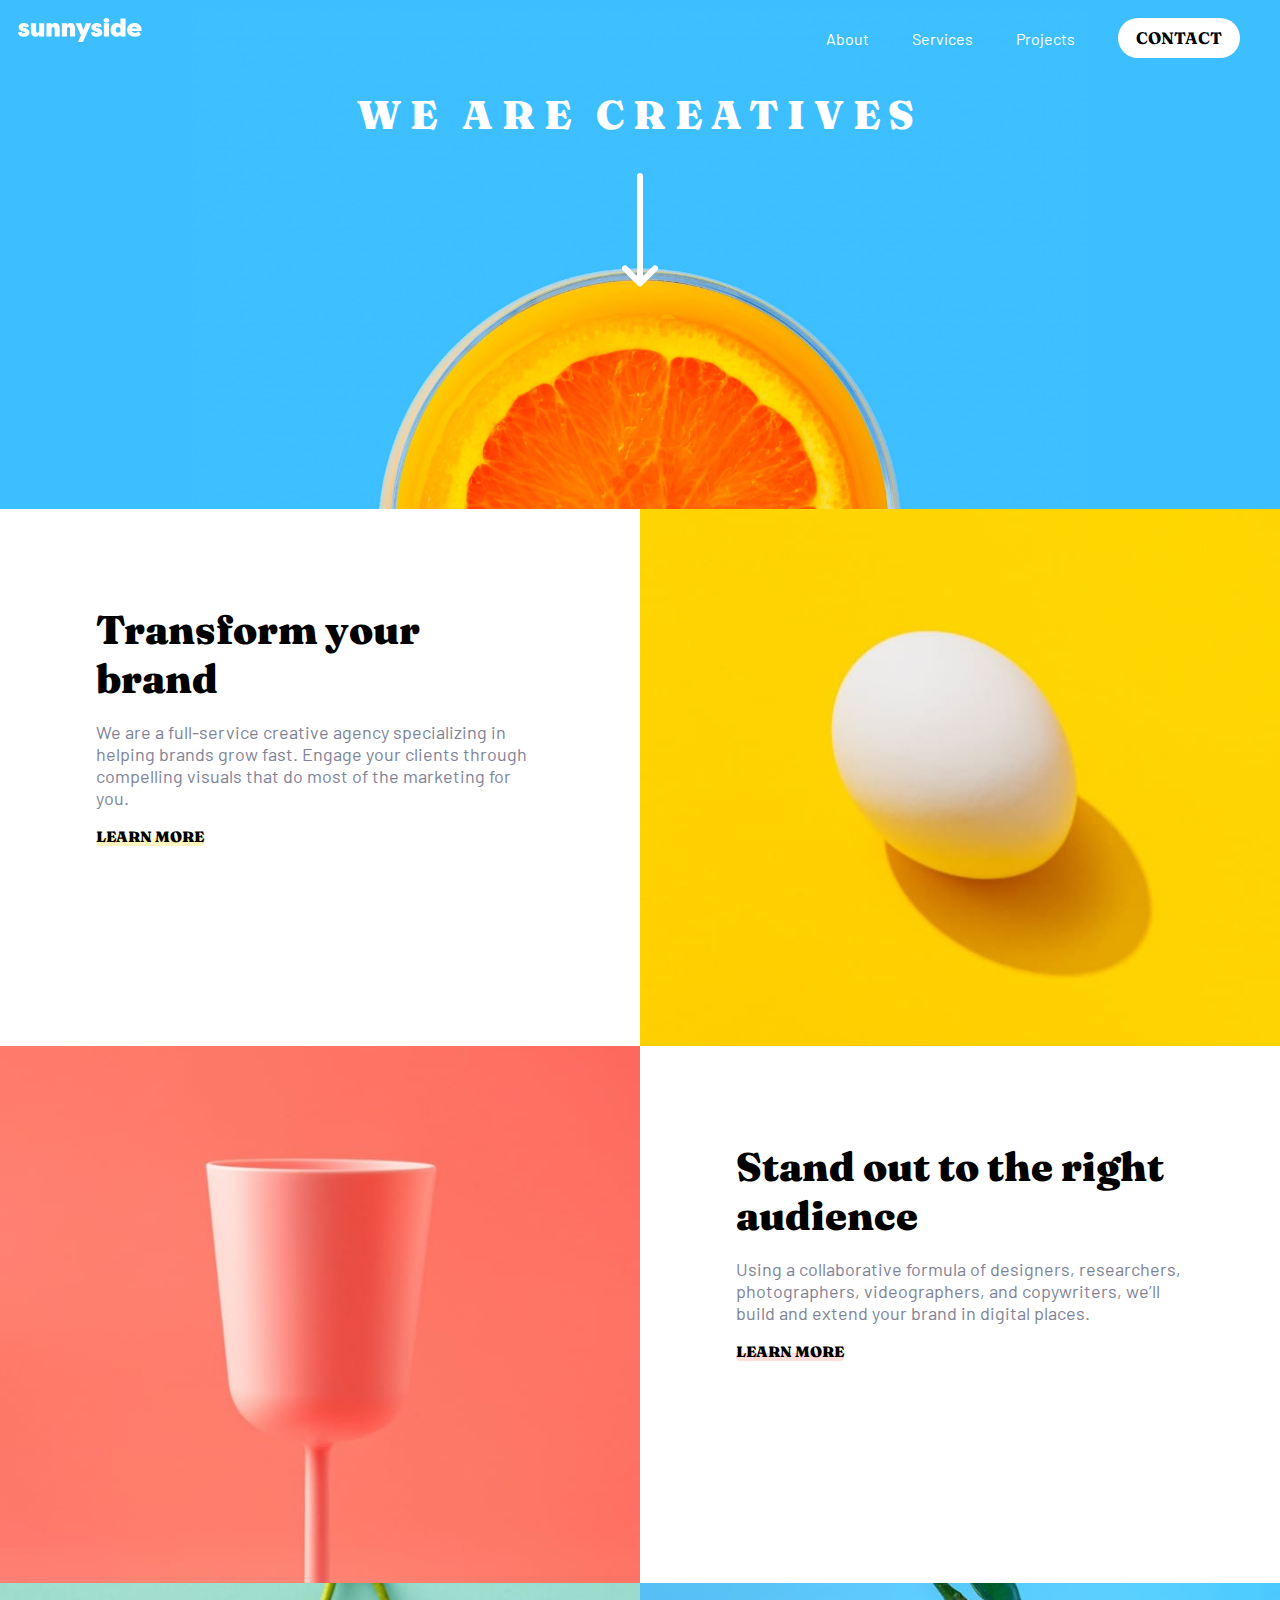
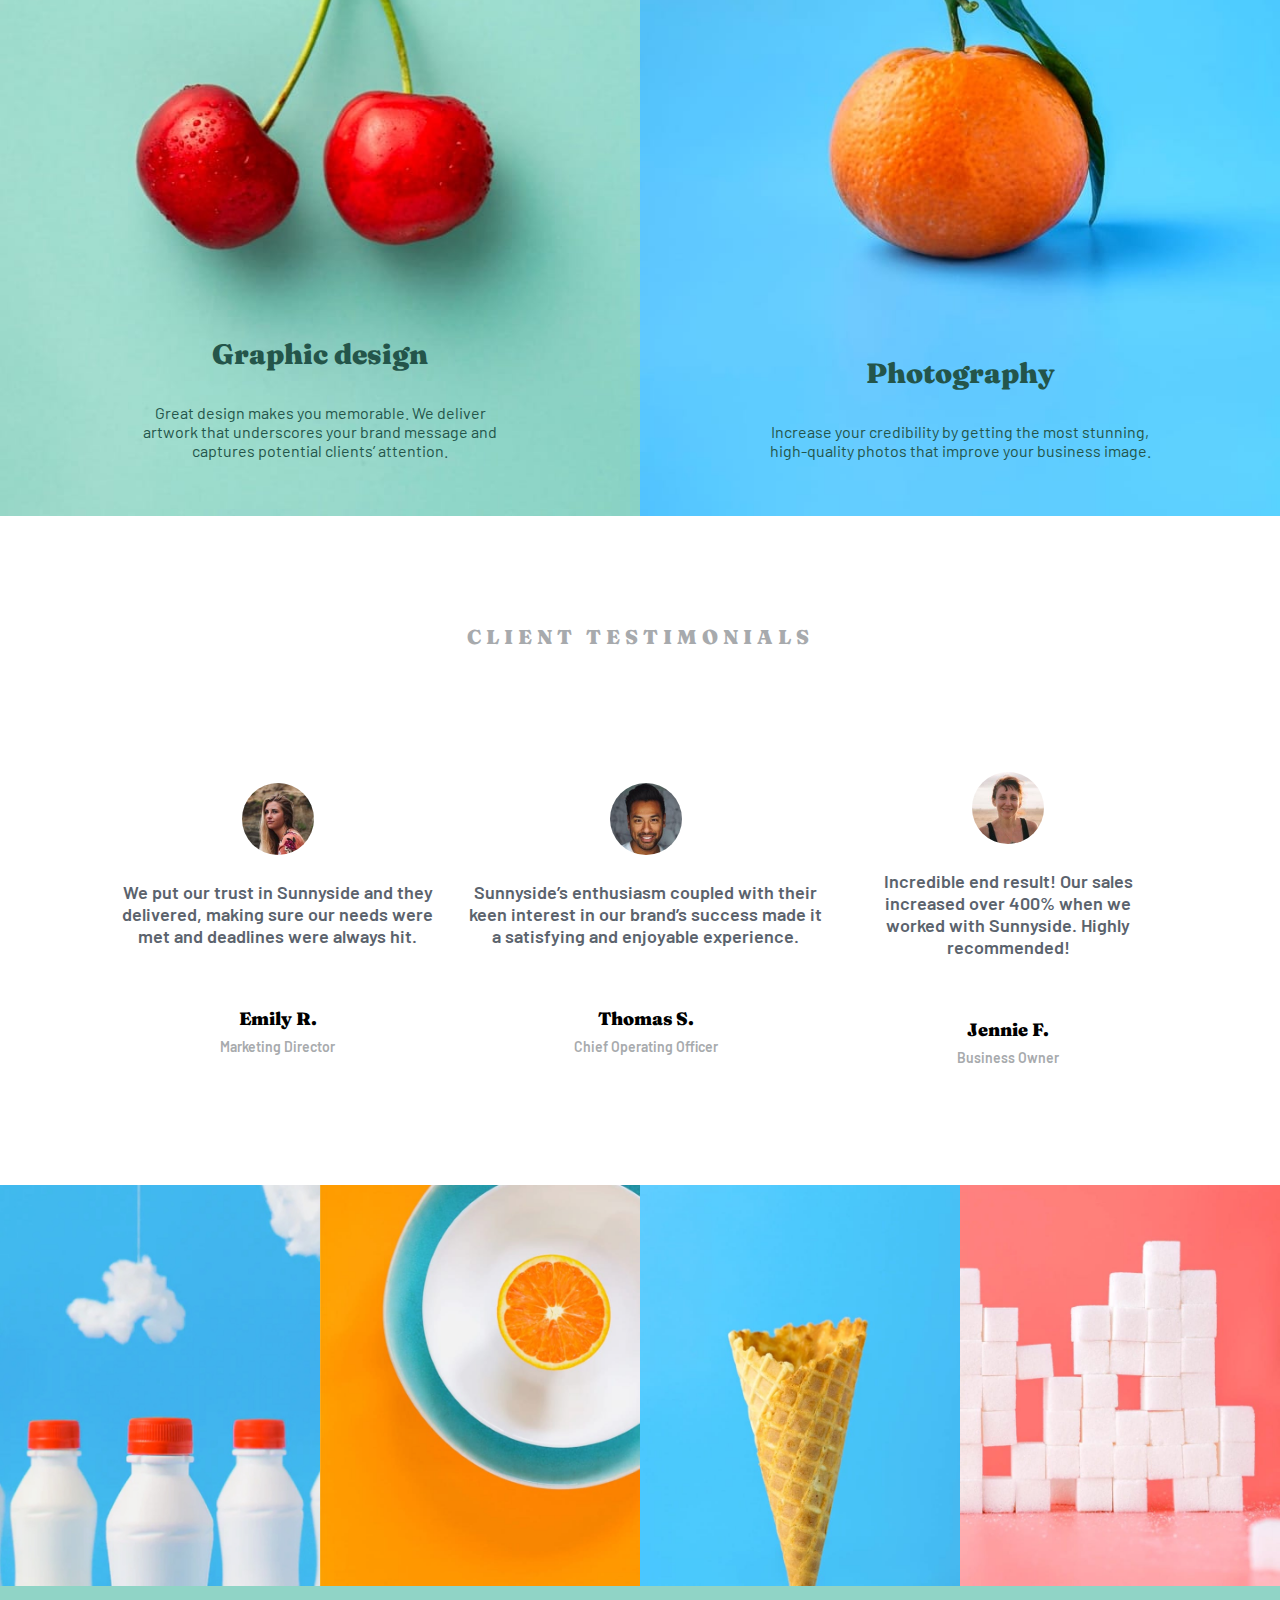
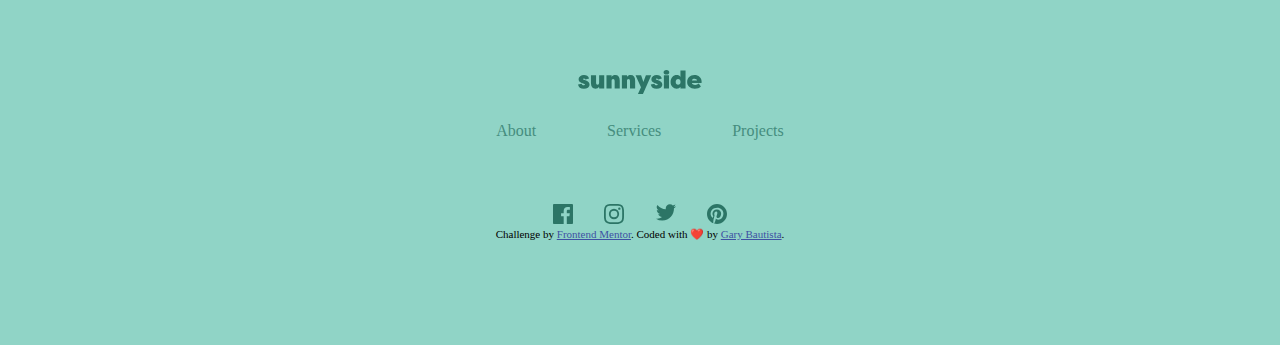
<file: index.html>
<!DOCTYPE html>
<html lang="en">
<head>
  <meta charset="UTF-8">
  <meta name="viewport" content="width=device-width, initial-scale=1.0"> <!-- displays site properly based on user's device -->

  <link rel="icon" type="image/png" sizes="32x32" href="./images/favicon-32x32.png">
  <link rel="preconnect" href="https://fonts.googleapis.com">
  <link rel="preconnect" href="https://fonts.gstatic.com" crossorigin>
  <link href="https://fonts.googleapis.com/css2?family=Fraunces:wght@700;900&display=swap" rel="stylesheet">
  <link rel="preconnect" href="https://fonts.googleapis.com">
  <link href="https://fonts.googleapis.com/css2?family=Barlow:wght@600&display=swap" rel="stylesheet">
  <link rel="stylesheet" href="main.css">
  <script defer src="/main.js"></script> 
  <title>Sunnyside agency</title>
</head>
<body>
  <header>
    <div class="main-header_logo">
      <svg width="124" height="24" xmlns="http://www.w3.org/2000/svg"><path d="M5.857 18.708c1.638 0 2.995-.36 4.07-1.08 1.075-.721 1.613-1.769 1.613-3.144-.083-1.855-1.464-3.246-4.144-4.173l-1.44-.597c-.314-.1-.538-.198-.67-.298a.45.45 0 01-.198-.373c0-.414.273-.62.819-.62.678 0 1.182.347 1.513 1.043l3.698-1.044c-.893-2.22-2.614-3.329-5.162-3.329-1.522 0-2.788.398-3.797 1.193C1.15 7.08.645 8.116.645 9.39c0 .398.058.766.174 1.106.116.34.29.638.521.894.232.257.455.48.67.671.215.19.488.369.82.534.33.166.582.286.756.36.174.075.41.162.707.261l.422.15 1.49.546c.363.133.6.244.707.335a.449.449 0 01.16.36c0 .431-.404.647-1.215.647-1.191 0-1.903-.53-2.134-1.59L0 14.509c.463 2.8 2.416 4.2 5.857 4.2zm11.636 0c1.638 0 2.845-.63 3.623-1.888v1.615h5.112V5.366h-5.112v7.156c0 1.474-.505 2.21-1.514 2.21-1.026 0-1.539-.736-1.539-2.21V5.366h-5.112v7.653c0 3.793 1.514 5.69 4.542 5.69zm16.103-.273V11.28c0-1.475.504-2.212 1.513-2.212 1.026 0 1.54.737 1.54 2.212v7.155h5.111v-7.652c0-3.793-1.513-5.69-4.541-5.69-1.638 0-2.846.63-3.623 1.888V5.366h-5.113v13.069h5.113zm15.383 0V11.28c0-1.475.504-2.212 1.514-2.212 1.025 0 1.538.737 1.538 2.212v7.155h5.113v-7.652c0-3.793-1.514-5.69-4.542-5.69-1.638 0-2.846.63-3.623 1.888V5.366h-5.113v13.069h5.113zM64.958 24l8.289-18.634H67.91l-2.532 6.684-2.258-6.684h-5.584l5.435 11.802L59.944 24h5.014zm13.67-5.292c1.638 0 2.995-.36 4.07-1.08 1.076-.721 1.614-1.769 1.614-3.144-.083-1.855-1.465-3.246-4.145-4.173l-1.44-.597c-.314-.1-.537-.198-.67-.298a.45.45 0 01-.198-.373c0-.414.273-.62.819-.62.678 0 1.183.347 1.514 1.043l3.698-1.044c-.894-2.22-2.614-3.329-5.162-3.329-1.522 0-2.788.398-3.797 1.193-1.01.795-1.514 1.83-1.514 3.105 0 .398.058.766.173 1.106.116.34.29.638.522.894.231.257.455.48.67.671.215.19.488.369.819.534.33.166.583.286.757.36.173.075.41.162.707.261l.422.15 1.489.546c.364.133.6.244.707.335a.449.449 0 01.161.36c0 .431-.405.647-1.216.647-1.19 0-1.902-.53-2.134-1.59l-3.723.844c.464 2.8 2.416 4.2 5.857 4.2zm9.8-14.137c.91 0 1.613-.215 2.11-.646.495-.43.744-.977.744-1.64 0-.678-.24-1.23-.72-1.651C90.082.21 89.371 0 88.428 0c-.943 0-1.655.211-2.135.634-.48.422-.72.973-.72 1.652 0 .662.249 1.209.745 1.64.497.43 1.2.645 2.11.645zm2.556 13.864V5.366H85.87v13.069h5.113zm7.74.273c1.737 0 2.977-.63 3.722-1.888v1.615h5.112V.472h-5.112v6.534c-.745-1.275-1.985-1.913-3.723-1.913-1.753 0-3.214.642-4.38 1.926-1.166 1.283-1.75 2.91-1.75 4.882 0 1.97.584 3.598 1.75 4.882 1.166 1.283 2.627 1.925 4.38 1.925zm1.39-3.9c-.729 0-1.312-.274-1.75-.82-.439-.547-.658-1.243-.658-2.087 0-.845.215-1.54.645-2.087.447-.547 1.034-.82 1.762-.82s1.311.273 1.75.82c.438.546.657 1.242.657 2.087 0 .844-.219 1.54-.657 2.087-.439.546-1.022.82-1.75.82zm16.698 3.9c2.597 0 4.624-.754 6.08-2.26l-2.11-2.833c-1.042.845-2.217 1.267-3.524 1.267-.992 0-1.799-.224-2.42-.67-.62-.448-.93-.879-.93-1.293h9.604c.083-.298.124-.687.124-1.167 0-2.054-.674-3.677-2.022-4.87-1.349-1.193-3.073-1.789-5.175-1.789-2.25 0-4.028.671-5.335 2.013-1.307 1.341-1.961 2.956-1.961 4.844 0 1.938.69 3.549 2.072 4.833 1.382 1.283 3.247 1.925 5.597 1.925zm2.208-8.149h-5.112c.033-.613.298-1.08.794-1.404.496-.323 1.084-.484 1.762-.484.678 0 1.266.165 1.762.497.497.331.761.795.794 1.391z" fill="#FFF" fill-rule="nonzero"/></svg>
    </div>
    <div id="burger-icon">
      <svg width="24" height="18" xmlns="http://www.w3.org/2000/svg"><path d="M24 16v2H0v-2h24zm0-8v2H0V8h24zm0-8v2H0V0h24z" fill="#FFF" fill-rule="evenodd"/></svg>
    </div>
    <ul id="main-menu"class="main-header_menu">
      <li>About</li>
      <li>Services</li>
      <li>Projects</li>
      <li class="main-header_contact">CONTACT</li>
    </ul>
  </header>
  <main>
    <section class="main-section">
      <div>
       <h1>WE ARE CREATIVES</h1>
        <svg width="36" height="114" xmlns="http://www.w3.org/2000/svg"><g stroke="#FFF" stroke-width="6" fill="none" fill-rule="evenodd" stroke-linecap="round" stroke-linejoin="round"><path d="M18 3v100M3 95.484l15 15 15-15"/></g></svg>
      </div>
    </section>
    <section class="description-section">
      <article class="article-text">
          <h2>Transform your brand</h2>
          <p>
            We are a full-service creative agency specializing in helping brands grow fast. 
            Engage your clients through compelling visuals that do most of the marketing for you.
          </p>
          <a class="article_link link-1">Learn more<div></div></a>
      </article>
      <div class="article-image"><img id="transform-image"></div>
      <div class="article-image"><img id="stand-out-image"></div>
      <article class="article-text">
          <h2>Stand out to the right audience</h2>
          <p>
            Using a collaborative formula of designers, researchers, photographers, videographers, and copywriters, we’ll build and extend your brand in digital places. 
          </p>
          <a class="article_link link-2">Learn more<div></div></a>
      </article>
      <article class="merged-article">
          <div>
          <img id="graphic-design-image">
          </div>
          <div class="merged-article_content">
            <h2>Graphic design</h2>
            <p>Great design makes you memorable. We deliver artwork that underscores your brand message and captures potential clients’ attention.</p>
          </div>
      </article>
      <article class="merged-article">
        <div>
          <img id="photography-image">
        </div>
        <div class="merged-article_content">
          <h2>Photography</h2>
          <p>Increase your credibility by getting the most stunning, high-quality photos that improve your business image.</p>
        </div>
      </article>
    </section>
    <section class="testimonial-section"> 
      <h3 class="testimonial-title">Client testimonials</h3>
      <div class="testimonials">
        <div class="testimonial">
          <div class="testimonial-image_container">
            <img class="testimonial-image" src="/images/image-emily.jpg">
          </div>
          <p class="testimonial-body">
            We put our trust in Sunnyside and they delivered, making sure our needs were met and deadlines were always hit.
          </p>
          <p class="testimonial-name">Emily R.</p>
          <p class="testimonial-about">Marketing Director</p>
        </div>
        <div class="testimonial">
          <div class="testimonial-image_container">
            <img class="testimonial-image" src="/images/image-thomas.jpg">
          </div>
          <p class="testimonial-body">Sunnyside’s enthusiasm coupled with their keen interest in our brand’s success made it a satisfying and enjoyable experience.</p>
          <p class="testimonial-name">Thomas S.</p>
          <p class="testimonial-about">Chief Operating Officer</p>
        </div>
        <div class="testimonial">
          <div class="testimonial-image_container">
            <img class="testimonial-image" src="/images/image-jennie.jpg">
          </div>
          <p class="testimonial-body">Incredible end result! Our sales increased over 400% when we worked with Sunnyside. Highly recommended!</p>
          <p class="testimonial-name">Jennie F.</p>
          <p class="testimonial-about">Business Owner</p>
        </div>
      </div>
    </section>
    <footer>
      <div class="reel-container">
        <div class="reel-image_container"><img id="milkbottles"></div>
        <div class="reel-image_container"><img id="orange"></div>
        <div class="reel-image_container"><img id="cone"></div>
        <div class="reel-image_container"><img id="sugarcubes"></div>
      </div>
      <div class="footer-info">
        <div class="footer_logo">
          <svg width="124" height="24" xmlns="http://www.w3.org/2000/svg"><path d="M5.857 18.708c1.638 0 2.995-.36 4.07-1.08 1.075-.721 1.613-1.769 1.613-3.144-.083-1.855-1.464-3.246-4.144-4.173l-1.44-.597c-.314-.1-.538-.198-.67-.298a.45.45 0 01-.198-.373c0-.414.273-.62.819-.62.678 0 1.182.347 1.513 1.043l3.698-1.044c-.893-2.22-2.614-3.329-5.162-3.329-1.522 0-2.788.398-3.797 1.193C1.15 7.08.645 8.116.645 9.39c0 .398.058.766.174 1.106.116.34.29.638.521.894.232.257.455.48.67.671.215.19.488.369.82.534.33.166.582.286.756.36.174.075.41.162.707.261l.422.15 1.49.546c.363.133.6.244.707.335a.449.449 0 01.16.36c0 .431-.404.647-1.215.647-1.191 0-1.903-.53-2.134-1.59L0 14.509c.463 2.8 2.416 4.2 5.857 4.2zm11.636 0c1.638 0 2.845-.63 3.623-1.888v1.615h5.112V5.366h-5.112v7.156c0 1.474-.505 2.21-1.514 2.21-1.026 0-1.539-.736-1.539-2.21V5.366h-5.112v7.653c0 3.793 1.514 5.69 4.542 5.69zm16.103-.273V11.28c0-1.475.504-2.212 1.513-2.212 1.026 0 1.54.737 1.54 2.212v7.155h5.111v-7.652c0-3.793-1.513-5.69-4.541-5.69-1.638 0-2.846.63-3.623 1.888V5.366h-5.113v13.069h5.113zm15.383 0V11.28c0-1.475.504-2.212 1.514-2.212 1.025 0 1.538.737 1.538 2.212v7.155h5.113v-7.652c0-3.793-1.514-5.69-4.542-5.69-1.638 0-2.846.63-3.623 1.888V5.366h-5.113v13.069h5.113zM64.958 24l8.289-18.634H67.91l-2.532 6.684-2.258-6.684h-5.584l5.435 11.802L59.944 24h5.014zm13.67-5.292c1.638 0 2.995-.36 4.07-1.08 1.076-.721 1.614-1.769 1.614-3.144-.083-1.855-1.465-3.246-4.145-4.173l-1.44-.597c-.314-.1-.537-.198-.67-.298a.45.45 0 01-.198-.373c0-.414.273-.62.819-.62.678 0 1.183.347 1.514 1.043l3.698-1.044c-.894-2.22-2.614-3.329-5.162-3.329-1.522 0-2.788.398-3.797 1.193-1.01.795-1.514 1.83-1.514 3.105 0 .398.058.766.173 1.106.116.34.29.638.522.894.231.257.455.48.67.671.215.19.488.369.819.534.33.166.583.286.757.36.173.075.41.162.707.261l.422.15 1.489.546c.364.133.6.244.707.335a.449.449 0 01.161.36c0 .431-.405.647-1.216.647-1.19 0-1.902-.53-2.134-1.59l-3.723.844c.464 2.8 2.416 4.2 5.857 4.2zm9.8-14.137c.91 0 1.613-.215 2.11-.646.495-.43.744-.977.744-1.64 0-.678-.24-1.23-.72-1.651C90.082.21 89.371 0 88.428 0c-.943 0-1.655.211-2.135.634-.48.422-.72.973-.72 1.652 0 .662.249 1.209.745 1.64.497.43 1.2.645 2.11.645zm2.556 13.864V5.366H85.87v13.069h5.113zm7.74.273c1.737 0 2.977-.63 3.722-1.888v1.615h5.112V.472h-5.112v6.534c-.745-1.275-1.985-1.913-3.723-1.913-1.753 0-3.214.642-4.38 1.926-1.166 1.283-1.75 2.91-1.75 4.882 0 1.97.584 3.598 1.75 4.882 1.166 1.283 2.627 1.925 4.38 1.925zm1.39-3.9c-.729 0-1.312-.274-1.75-.82-.439-.547-.658-1.243-.658-2.087 0-.845.215-1.54.645-2.087.447-.547 1.034-.82 1.762-.82s1.311.273 1.75.82c.438.546.657 1.242.657 2.087 0 .844-.219 1.54-.657 2.087-.439.546-1.022.82-1.75.82zm16.698 3.9c2.597 0 4.624-.754 6.08-2.26l-2.11-2.833c-1.042.845-2.217 1.267-3.524 1.267-.992 0-1.799-.224-2.42-.67-.62-.448-.93-.879-.93-1.293h9.604c.083-.298.124-.687.124-1.167 0-2.054-.674-3.677-2.022-4.87-1.349-1.193-3.073-1.789-5.175-1.789-2.25 0-4.028.671-5.335 2.013-1.307 1.341-1.961 2.956-1.961 4.844 0 1.938.69 3.549 2.072 4.833 1.382 1.283 3.247 1.925 5.597 1.925zm2.208-8.149h-5.112c.033-.613.298-1.08.794-1.404.496-.323 1.084-.484 1.762-.484.678 0 1.266.165 1.762.497.497.331.761.795.794 1.391z" fill="#2C7566" fill-rule="nonzero"/></svg>
        </div>
        <ul class="footer_page-links">
          <li>About</li>
          <li>Services</li>
          <li>Projects</li>
        </ul>
        <ul class="footer_social-links">
          <li>
            <svg class="facebook" width="20" height="20" xmlns="http://www.w3.org/2000/svg"><path d="M18.896 0H1.104C.494 0 0 .494 0 1.104v17.793C0 19.506.494 20 1.104 20h9.58v-7.745H8.076V9.237h2.606V7.01c0-2.583 1.578-3.99 3.883-3.99 1.104 0 2.052.082 2.329.119v2.7h-1.598c-1.254 0-1.496.597-1.496 1.47v1.928h2.989l-.39 3.018h-2.6V20h5.098c.608 0 1.102-.494 1.102-1.104V1.104C20 .494 19.506 0 18.896 0z" fill="#2C7566" fill-rule="nonzero"/></svg>
          </li>
          <li>
            <svg class="instagram" width="20" height="20" xmlns="http://www.w3.org/2000/svg"><path d="M10 1.802c2.67 0 2.987.01 4.042.059 2.71.123 3.975 1.409 4.099 4.099.048 1.054.057 1.37.057 4.04 0 2.672-.01 2.988-.057 4.042-.124 2.687-1.387 3.975-4.1 4.099-1.054.048-1.37.058-4.041.058-2.67 0-2.987-.01-4.04-.058-2.718-.124-3.977-1.416-4.1-4.1-.048-1.054-.058-1.37-.058-4.041 0-2.67.01-2.986.058-4.04.124-2.69 1.387-3.977 4.1-4.1 1.054-.048 1.37-.058 4.04-.058zM10 0C7.284 0 6.944.012 5.877.06 2.246.227.227 2.242.061 5.877.01 6.944 0 7.284 0 10s.012 3.057.06 4.123c.167 3.632 2.182 5.65 5.817 5.817 1.067.048 1.407.06 4.123.06s3.057-.012 4.123-.06c3.629-.167 5.652-2.182 5.816-5.817.05-1.066.061-1.407.061-4.123s-.012-3.056-.06-4.122C19.777 2.249 17.76.228 14.124.06 13.057.01 12.716 0 10 0zm0 4.865a5.135 5.135 0 100 10.27 5.135 5.135 0 000-10.27zm0 8.468a3.333 3.333 0 110-6.666 3.333 3.333 0 010 6.666zm5.338-9.87a1.2 1.2 0 100 2.4 1.2 1.2 0 000-2.4z" fill="#2C7566" fill-rule="nonzero"/></svg>
          </li>
          <li>
            <svg class="twitter" width="20" height="17" xmlns="http://www.w3.org/2000/svg"><path d="M20 2.172a8.192 8.192 0 01-2.357.646 4.11 4.11 0 001.805-2.27 8.22 8.22 0 01-2.606.996A4.096 4.096 0 0013.847.248c-2.65 0-4.596 2.472-3.998 5.037A11.648 11.648 0 011.392 1a4.109 4.109 0 001.27 5.478 4.086 4.086 0 01-1.858-.513c-.045 1.9 1.318 3.679 3.291 4.075a4.113 4.113 0 01-1.853.07 4.106 4.106 0 003.833 2.849A8.25 8.25 0 010 14.658a11.616 11.616 0 006.29 1.843c7.618 0 11.923-6.434 11.663-12.205A8.354 8.354 0 0020 2.172z" fill="#2C7566" fill-rule="nonzero"/></svg>
          </li>
          <li>
            <svg class="pinterest" width="20" height="20" xmlns="http://www.w3.org/2000/svg"><path d="M10 0C4.477 0 0 4.477 0 10c0 4.237 2.636 7.855 6.356 9.312-.088-.791-.167-2.005.035-2.868.181-.78 1.172-4.97 1.172-4.97s-.299-.6-.299-1.486c0-1.39.806-2.428 1.81-2.428.852 0 1.264.64 1.264 1.408 0 .858-.546 2.14-.828 3.33-.236.995.5 1.807 1.48 1.807 1.778 0 3.144-1.874 3.144-4.58 0-2.393-1.72-4.068-4.176-4.068-2.845 0-4.516 2.135-4.516 4.34 0 .859.331 1.781.745 2.281a.3.3 0 01.069.288l-.278 1.133c-.044.183-.145.223-.335.134-1.249-.581-2.03-2.407-2.03-3.874 0-3.154 2.292-6.052 6.608-6.052 3.469 0 6.165 2.473 6.165 5.776 0 3.447-2.173 6.22-5.19 6.22-1.013 0-1.965-.525-2.291-1.148l-.623 2.378c-.226.869-.835 1.958-1.244 2.621.937.29 1.931.446 2.962.446 5.523 0 10-4.477 10-10S15.523 0 10 0z" fill="#2C7566" fill-rule="nonzero"/></svg>
          </li>
        </ul>
        <div class="attribution">
          Challenge by <a href="https://www.frontendmentor.io?ref=challenge" target="_blank">Frontend Mentor</a>. 
          Coded with ❤️ by <a target="_blank" href="https://garybautista.me/">Gary Bautista</a>.
        </div>
      </div>
    </footer>
  </main>
 
</body>
</html>
</file>
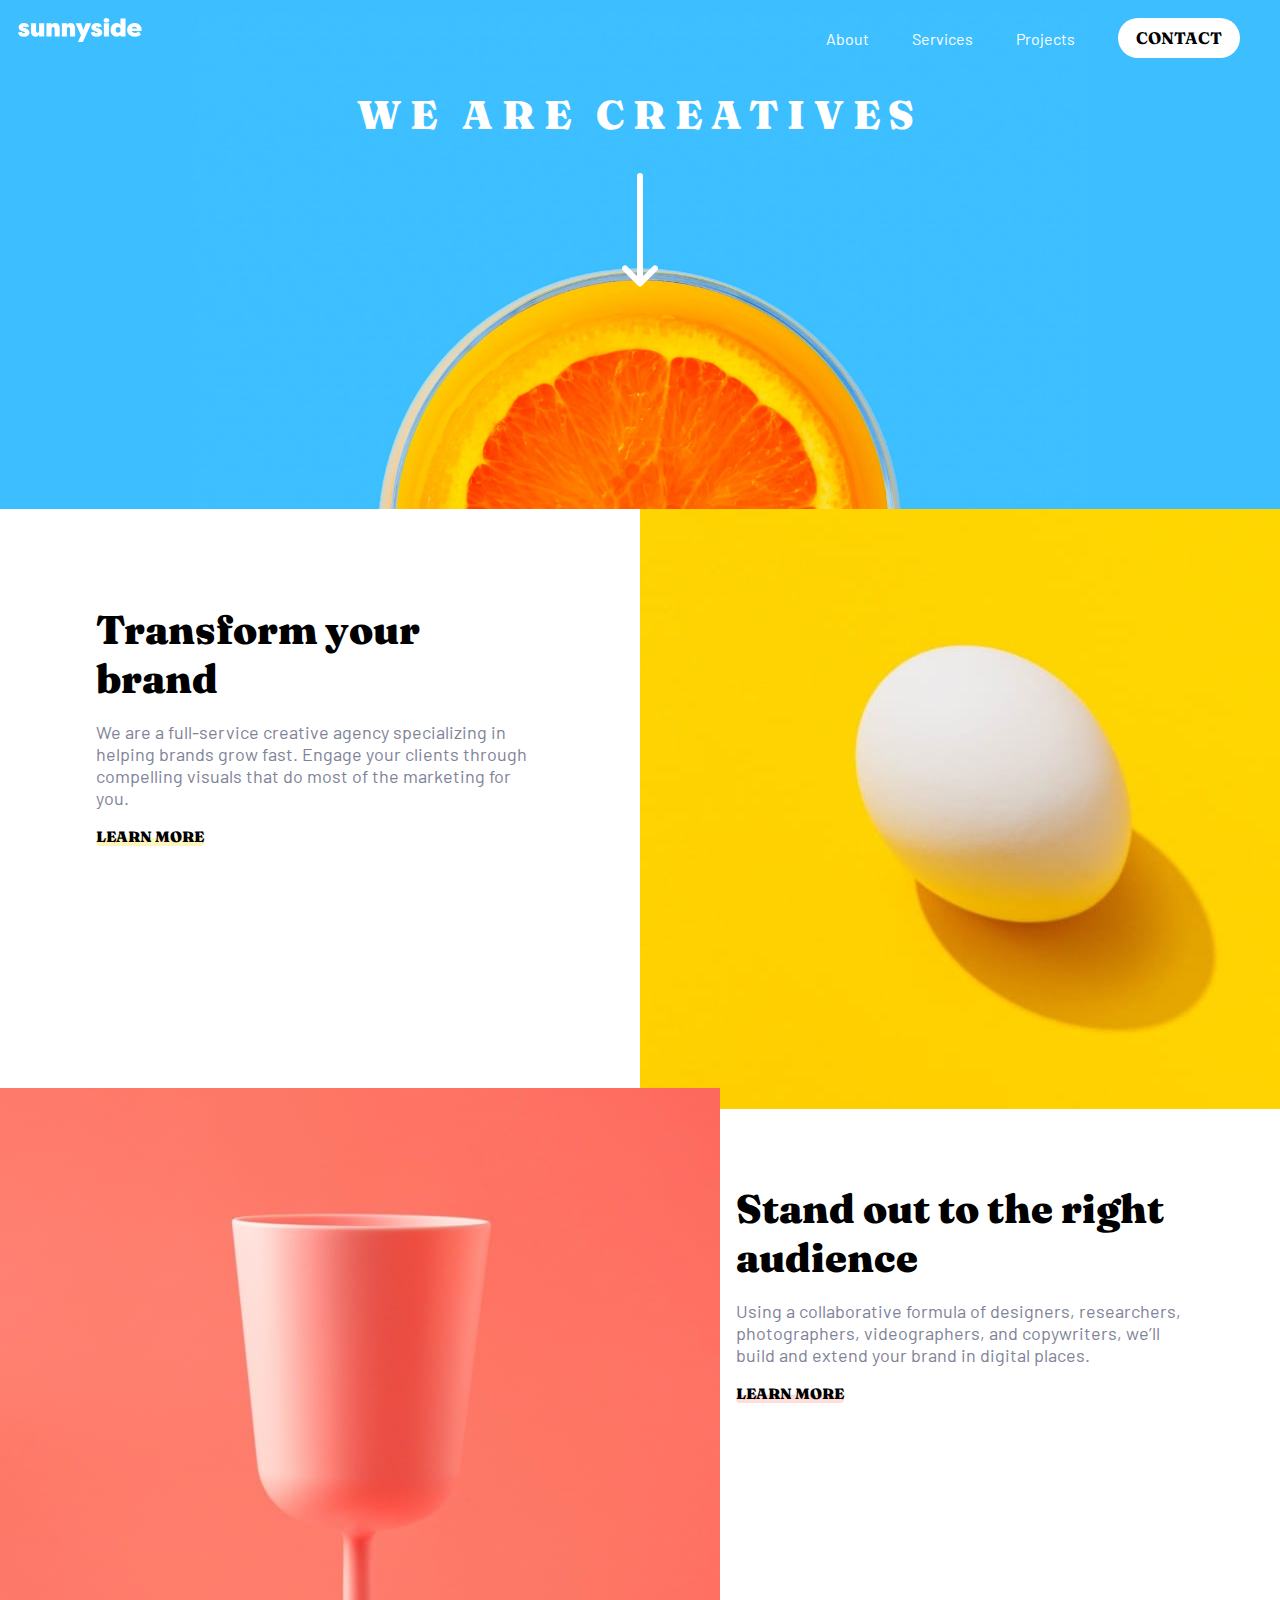
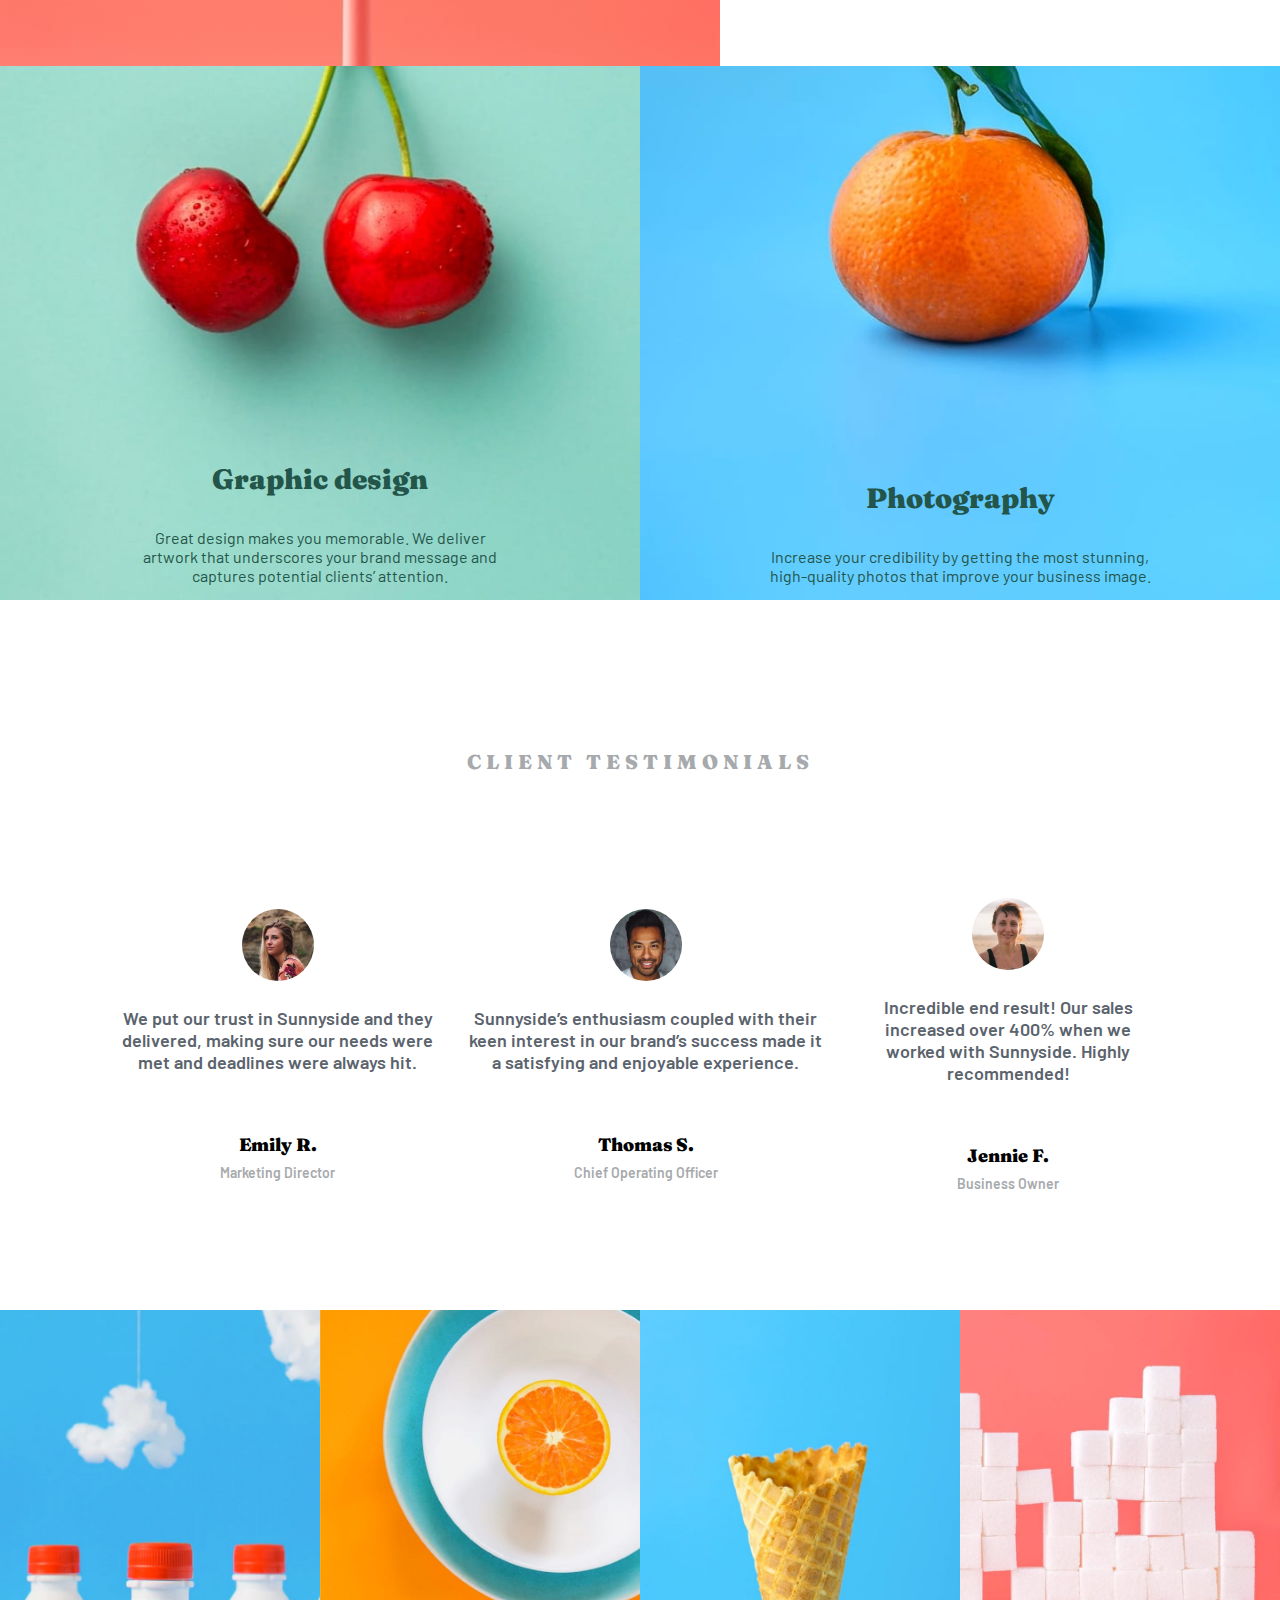
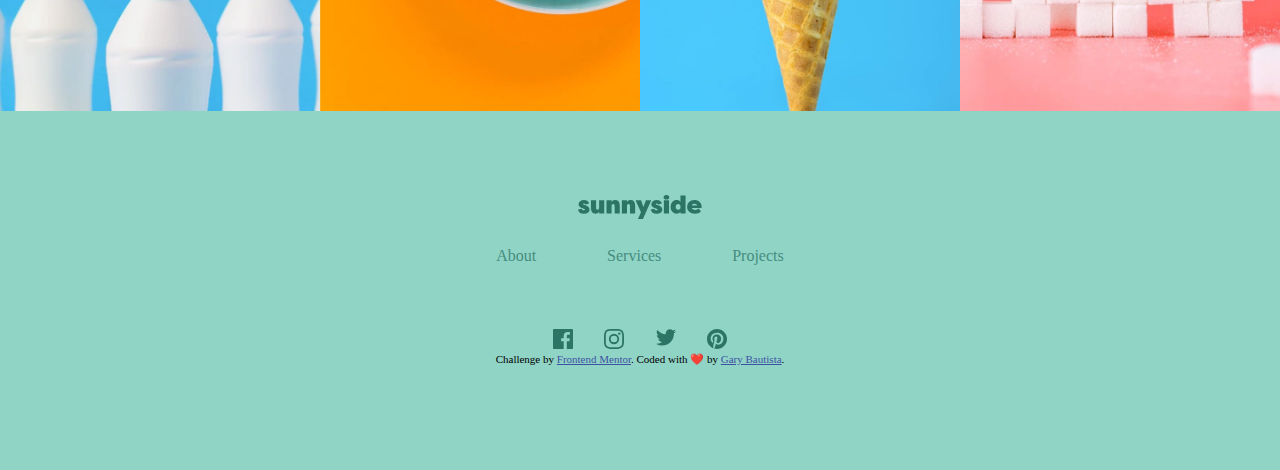
<file: docs/index.html>
<!DOCTYPE html>
<html lang="en">
<head>
  <meta charset="UTF-8">
  <meta name="viewport" content="width=device-width, initial-scale=1.0"> <!-- displays site properly based on user's device -->

  <link rel="icon" type="image/png" sizes="32x32" href="images/favicon-32x32.png">
  <link rel="preconnect" href="https://fonts.googleapis.com">
  <link rel="preconnect" href="https://fonts.gstatic.com" crossorigin>
  <link href="https://fonts.googleapis.com/css2?family=Fraunces:wght@700;900&display=swap" rel="stylesheet">
  <link rel="preconnect" href="https://fonts.googleapis.com">
  <link href="https://fonts.googleapis.com/css2?family=Barlow:wght@600&display=swap" rel="stylesheet">
  <link rel="stylesheet" href="main.css">
  <script defer src="main.js"></script> 
  <title>Sunnyside agency</title>
</head>
<body>
  <header>
    <div class="main-header_logo">
      <svg width="124" height="24" xmlns="http://www.w3.org/2000/svg"><path d="M5.857 18.708c1.638 0 2.995-.36 4.07-1.08 1.075-.721 1.613-1.769 1.613-3.144-.083-1.855-1.464-3.246-4.144-4.173l-1.44-.597c-.314-.1-.538-.198-.67-.298a.45.45 0 01-.198-.373c0-.414.273-.62.819-.62.678 0 1.182.347 1.513 1.043l3.698-1.044c-.893-2.22-2.614-3.329-5.162-3.329-1.522 0-2.788.398-3.797 1.193C1.15 7.08.645 8.116.645 9.39c0 .398.058.766.174 1.106.116.34.29.638.521.894.232.257.455.48.67.671.215.19.488.369.82.534.33.166.582.286.756.36.174.075.41.162.707.261l.422.15 1.49.546c.363.133.6.244.707.335a.449.449 0 01.16.36c0 .431-.404.647-1.215.647-1.191 0-1.903-.53-2.134-1.59L0 14.509c.463 2.8 2.416 4.2 5.857 4.2zm11.636 0c1.638 0 2.845-.63 3.623-1.888v1.615h5.112V5.366h-5.112v7.156c0 1.474-.505 2.21-1.514 2.21-1.026 0-1.539-.736-1.539-2.21V5.366h-5.112v7.653c0 3.793 1.514 5.69 4.542 5.69zm16.103-.273V11.28c0-1.475.504-2.212 1.513-2.212 1.026 0 1.54.737 1.54 2.212v7.155h5.111v-7.652c0-3.793-1.513-5.69-4.541-5.69-1.638 0-2.846.63-3.623 1.888V5.366h-5.113v13.069h5.113zm15.383 0V11.28c0-1.475.504-2.212 1.514-2.212 1.025 0 1.538.737 1.538 2.212v7.155h5.113v-7.652c0-3.793-1.514-5.69-4.542-5.69-1.638 0-2.846.63-3.623 1.888V5.366h-5.113v13.069h5.113zM64.958 24l8.289-18.634H67.91l-2.532 6.684-2.258-6.684h-5.584l5.435 11.802L59.944 24h5.014zm13.67-5.292c1.638 0 2.995-.36 4.07-1.08 1.076-.721 1.614-1.769 1.614-3.144-.083-1.855-1.465-3.246-4.145-4.173l-1.44-.597c-.314-.1-.537-.198-.67-.298a.45.45 0 01-.198-.373c0-.414.273-.62.819-.62.678 0 1.183.347 1.514 1.043l3.698-1.044c-.894-2.22-2.614-3.329-5.162-3.329-1.522 0-2.788.398-3.797 1.193-1.01.795-1.514 1.83-1.514 3.105 0 .398.058.766.173 1.106.116.34.29.638.522.894.231.257.455.48.67.671.215.19.488.369.819.534.33.166.583.286.757.36.173.075.41.162.707.261l.422.15 1.489.546c.364.133.6.244.707.335a.449.449 0 01.161.36c0 .431-.405.647-1.216.647-1.19 0-1.902-.53-2.134-1.59l-3.723.844c.464 2.8 2.416 4.2 5.857 4.2zm9.8-14.137c.91 0 1.613-.215 2.11-.646.495-.43.744-.977.744-1.64 0-.678-.24-1.23-.72-1.651C90.082.21 89.371 0 88.428 0c-.943 0-1.655.211-2.135.634-.48.422-.72.973-.72 1.652 0 .662.249 1.209.745 1.64.497.43 1.2.645 2.11.645zm2.556 13.864V5.366H85.87v13.069h5.113zm7.74.273c1.737 0 2.977-.63 3.722-1.888v1.615h5.112V.472h-5.112v6.534c-.745-1.275-1.985-1.913-3.723-1.913-1.753 0-3.214.642-4.38 1.926-1.166 1.283-1.75 2.91-1.75 4.882 0 1.97.584 3.598 1.75 4.882 1.166 1.283 2.627 1.925 4.38 1.925zm1.39-3.9c-.729 0-1.312-.274-1.75-.82-.439-.547-.658-1.243-.658-2.087 0-.845.215-1.54.645-2.087.447-.547 1.034-.82 1.762-.82s1.311.273 1.75.82c.438.546.657 1.242.657 2.087 0 .844-.219 1.54-.657 2.087-.439.546-1.022.82-1.75.82zm16.698 3.9c2.597 0 4.624-.754 6.08-2.26l-2.11-2.833c-1.042.845-2.217 1.267-3.524 1.267-.992 0-1.799-.224-2.42-.67-.62-.448-.93-.879-.93-1.293h9.604c.083-.298.124-.687.124-1.167 0-2.054-.674-3.677-2.022-4.87-1.349-1.193-3.073-1.789-5.175-1.789-2.25 0-4.028.671-5.335 2.013-1.307 1.341-1.961 2.956-1.961 4.844 0 1.938.69 3.549 2.072 4.833 1.382 1.283 3.247 1.925 5.597 1.925zm2.208-8.149h-5.112c.033-.613.298-1.08.794-1.404.496-.323 1.084-.484 1.762-.484.678 0 1.266.165 1.762.497.497.331.761.795.794 1.391z" fill="#FFF" fill-rule="nonzero"/></svg>
    </div>
    <div id="burger-icon">
      <svg width="24" height="18" xmlns="http://www.w3.org/2000/svg"><path d="M24 16v2H0v-2h24zm0-8v2H0V8h24zm0-8v2H0V0h24z" fill="#FFF" fill-rule="evenodd"/></svg>
    </div>
    <ul id="main-menu"class="main-header_menu">
      <li>About</li>
      <li>Services</li>
      <li>Projects</li>
      <li class="main-header_contact">CONTACT</li>
    </ul>
  </header>
  <main>
    <section class="main-section">
      <div>
       <h1>WE ARE CREATIVES</h1>
        <svg width="36" height="114" xmlns="http://www.w3.org/2000/svg"><g stroke="#FFF" stroke-width="6" fill="none" fill-rule="evenodd" stroke-linecap="round" stroke-linejoin="round"><path d="M18 3v100M3 95.484l15 15 15-15"/></g></svg>
      </div>
    </section>
    <section class="description-section">
      <article class="article-text">
          <h2>Transform your brand</h2>
          <p>
            We are a full-service creative agency specializing in helping brands grow fast. 
            Engage your clients through compelling visuals that do most of the marketing for you.
          </p>
          <a class="article_link link-1">Learn more<div></div></a>
      </article>
      <div id="transform-image" class="article-image">
        <picture>
          <source media="(min-width:900px)" srcset="images/desktop/image-transform.jpg">
          <img src="images/mobile/image-transform.jpg">
        </picture>
      </div>
      <div id="stand-out-image" class="article-image">
        <picture>
          <source media="(min-width:900px)" srcset="images/desktop/image-stand-out.jpg">
          <img src="images/mobile/image-stand-out.jpg">
        </picture>
      </div>
      <article class="article-text">
          <h2>Stand out to the right audience</h2>
          <p>
            Using a collaborative formula of designers, researchers, photographers, videographers, and copywriters, we’ll build and extend your brand in digital places. 
          </p>
          <a class="article_link link-2">Learn more<div></div></a>
      </article>
      <article class="merged-article">
          <div>
            <picture>
              <source media="(min-width:900px)" srcset="images/desktop/image-graphic-design.jpg">
              <img id="graphic-design-image" src="images/mobile/image-graphic-design.jpg">
            </picture>
          </div>
          <div class="merged-article_content">
            <h2>Graphic design</h2>
            <p>Great design makes you memorable. We deliver artwork that underscores your brand message and captures potential clients’ attention.</p>
          </div>
      </article>
      <article class="merged-article">
        <div>
          <picture>
            <source media="(min-width:900px)" srcset="images/desktop/image-photography.jpg">
            <img src="images/mobile/image-photography.jpg">
          </picture>
        </div>
        <div class="merged-article_content">
          <h2>Photography</h2>
          <p>Increase your credibility by getting the most stunning, high-quality photos that improve your business image.</p>
        </div>
      </article>
    </section>
    <section class="testimonial-section"> 
      <h3 class="testimonial-title">Client testimonials</h3>
      <div class="testimonials">
        <div class="testimonial">
          <div class="testimonial-image_container">
            <img class="testimonial-image" src="images/image-emily.jpg">
          </div>
          <p class="testimonial-body">
            We put our trust in Sunnyside and they delivered, making sure our needs were met and deadlines were always hit.
          </p>
          <p class="testimonial-name">Emily R.</p>
          <p class="testimonial-about">Marketing Director</p>
        </div>
        <div class="testimonial">
          <div class="testimonial-image_container">
            <img class="testimonial-image" src="images/image-thomas.jpg">
          </div>
          <p class="testimonial-body">Sunnyside’s enthusiasm coupled with their keen interest in our brand’s success made it a satisfying and enjoyable experience.</p>
          <p class="testimonial-name">Thomas S.</p>
          <p class="testimonial-about">Chief Operating Officer</p>
        </div>
        <div class="testimonial">
          <div class="testimonial-image_container">
            <img class="testimonial-image" src="images/image-jennie.jpg">
          </div>
          <p class="testimonial-body">Incredible end result! Our sales increased over 400% when we worked with Sunnyside. Highly recommended!</p>
          <p class="testimonial-name">Jennie F.</p>
          <p class="testimonial-about">Business Owner</p>
        </div>
      </div>
    </section>
    <footer>
      <div class="reel-container">
        <div class="reel-image_container">
          <picture>
            <source media="(min-width:900px)" srcset="images/desktop/image-gallery-milkbottles.jpg">
            <img src="images/mobile/image-gallery-milkbottles.jpg">
          </picture>
        </div>
        <div class="reel-image_container">
          <picture>
            <source media="(min-width:900px)" srcset="images/desktop/image-gallery-orange.jpg">
            <img src="images/mobile/image-gallery-orange.jpg">
          </picture>
        </div>
        <div class="reel-image_container">
          <picture>
            <source media="(min-width:900px)" srcset="images/desktop/image-gallery-cone.jpg">
            <img src="images/mobile/image-gallery-cone.jpg">
          </picture>
        </div>
        <div class="reel-image_container">
          <picture>
            <source media="(min-width:900px)" srcset="images/desktop/image-gallery-sugarcubes.jpg">
            <img src="images/mobile/image-gallery-sugar-cubes.jpg">
          </picture>
        </div>
      </div>
      <div class="footer-info">
        <div class="footer_logo">
          <svg width="124" height="24" xmlns="http://www.w3.org/2000/svg"><path d="M5.857 18.708c1.638 0 2.995-.36 4.07-1.08 1.075-.721 1.613-1.769 1.613-3.144-.083-1.855-1.464-3.246-4.144-4.173l-1.44-.597c-.314-.1-.538-.198-.67-.298a.45.45 0 01-.198-.373c0-.414.273-.62.819-.62.678 0 1.182.347 1.513 1.043l3.698-1.044c-.893-2.22-2.614-3.329-5.162-3.329-1.522 0-2.788.398-3.797 1.193C1.15 7.08.645 8.116.645 9.39c0 .398.058.766.174 1.106.116.34.29.638.521.894.232.257.455.48.67.671.215.19.488.369.82.534.33.166.582.286.756.36.174.075.41.162.707.261l.422.15 1.49.546c.363.133.6.244.707.335a.449.449 0 01.16.36c0 .431-.404.647-1.215.647-1.191 0-1.903-.53-2.134-1.59L0 14.509c.463 2.8 2.416 4.2 5.857 4.2zm11.636 0c1.638 0 2.845-.63 3.623-1.888v1.615h5.112V5.366h-5.112v7.156c0 1.474-.505 2.21-1.514 2.21-1.026 0-1.539-.736-1.539-2.21V5.366h-5.112v7.653c0 3.793 1.514 5.69 4.542 5.69zm16.103-.273V11.28c0-1.475.504-2.212 1.513-2.212 1.026 0 1.54.737 1.54 2.212v7.155h5.111v-7.652c0-3.793-1.513-5.69-4.541-5.69-1.638 0-2.846.63-3.623 1.888V5.366h-5.113v13.069h5.113zm15.383 0V11.28c0-1.475.504-2.212 1.514-2.212 1.025 0 1.538.737 1.538 2.212v7.155h5.113v-7.652c0-3.793-1.514-5.69-4.542-5.69-1.638 0-2.846.63-3.623 1.888V5.366h-5.113v13.069h5.113zM64.958 24l8.289-18.634H67.91l-2.532 6.684-2.258-6.684h-5.584l5.435 11.802L59.944 24h5.014zm13.67-5.292c1.638 0 2.995-.36 4.07-1.08 1.076-.721 1.614-1.769 1.614-3.144-.083-1.855-1.465-3.246-4.145-4.173l-1.44-.597c-.314-.1-.537-.198-.67-.298a.45.45 0 01-.198-.373c0-.414.273-.62.819-.62.678 0 1.183.347 1.514 1.043l3.698-1.044c-.894-2.22-2.614-3.329-5.162-3.329-1.522 0-2.788.398-3.797 1.193-1.01.795-1.514 1.83-1.514 3.105 0 .398.058.766.173 1.106.116.34.29.638.522.894.231.257.455.48.67.671.215.19.488.369.819.534.33.166.583.286.757.36.173.075.41.162.707.261l.422.15 1.489.546c.364.133.6.244.707.335a.449.449 0 01.161.36c0 .431-.405.647-1.216.647-1.19 0-1.902-.53-2.134-1.59l-3.723.844c.464 2.8 2.416 4.2 5.857 4.2zm9.8-14.137c.91 0 1.613-.215 2.11-.646.495-.43.744-.977.744-1.64 0-.678-.24-1.23-.72-1.651C90.082.21 89.371 0 88.428 0c-.943 0-1.655.211-2.135.634-.48.422-.72.973-.72 1.652 0 .662.249 1.209.745 1.64.497.43 1.2.645 2.11.645zm2.556 13.864V5.366H85.87v13.069h5.113zm7.74.273c1.737 0 2.977-.63 3.722-1.888v1.615h5.112V.472h-5.112v6.534c-.745-1.275-1.985-1.913-3.723-1.913-1.753 0-3.214.642-4.38 1.926-1.166 1.283-1.75 2.91-1.75 4.882 0 1.97.584 3.598 1.75 4.882 1.166 1.283 2.627 1.925 4.38 1.925zm1.39-3.9c-.729 0-1.312-.274-1.75-.82-.439-.547-.658-1.243-.658-2.087 0-.845.215-1.54.645-2.087.447-.547 1.034-.82 1.762-.82s1.311.273 1.75.82c.438.546.657 1.242.657 2.087 0 .844-.219 1.54-.657 2.087-.439.546-1.022.82-1.75.82zm16.698 3.9c2.597 0 4.624-.754 6.08-2.26l-2.11-2.833c-1.042.845-2.217 1.267-3.524 1.267-.992 0-1.799-.224-2.42-.67-.62-.448-.93-.879-.93-1.293h9.604c.083-.298.124-.687.124-1.167 0-2.054-.674-3.677-2.022-4.87-1.349-1.193-3.073-1.789-5.175-1.789-2.25 0-4.028.671-5.335 2.013-1.307 1.341-1.961 2.956-1.961 4.844 0 1.938.69 3.549 2.072 4.833 1.382 1.283 3.247 1.925 5.597 1.925zm2.208-8.149h-5.112c.033-.613.298-1.08.794-1.404.496-.323 1.084-.484 1.762-.484.678 0 1.266.165 1.762.497.497.331.761.795.794 1.391z" fill="#2C7566" fill-rule="nonzero"/></svg>
        </div>
        <ul class="footer_page-links">
          <li>About</li>
          <li>Services</li>
          <li>Projects</li>
        </ul>
        <ul class="footer_social-links">
          <li>
            <svg class="facebook" width="20" height="20" xmlns="http://www.w3.org/2000/svg"><path d="M18.896 0H1.104C.494 0 0 .494 0 1.104v17.793C0 19.506.494 20 1.104 20h9.58v-7.745H8.076V9.237h2.606V7.01c0-2.583 1.578-3.99 3.883-3.99 1.104 0 2.052.082 2.329.119v2.7h-1.598c-1.254 0-1.496.597-1.496 1.47v1.928h2.989l-.39 3.018h-2.6V20h5.098c.608 0 1.102-.494 1.102-1.104V1.104C20 .494 19.506 0 18.896 0z" fill="#2C7566" fill-rule="nonzero"/></svg>
          </li>
          <li>
            <svg class="instagram" width="20" height="20" xmlns="http://www.w3.org/2000/svg"><path d="M10 1.802c2.67 0 2.987.01 4.042.059 2.71.123 3.975 1.409 4.099 4.099.048 1.054.057 1.37.057 4.04 0 2.672-.01 2.988-.057 4.042-.124 2.687-1.387 3.975-4.1 4.099-1.054.048-1.37.058-4.041.058-2.67 0-2.987-.01-4.04-.058-2.718-.124-3.977-1.416-4.1-4.1-.048-1.054-.058-1.37-.058-4.041 0-2.67.01-2.986.058-4.04.124-2.69 1.387-3.977 4.1-4.1 1.054-.048 1.37-.058 4.04-.058zM10 0C7.284 0 6.944.012 5.877.06 2.246.227.227 2.242.061 5.877.01 6.944 0 7.284 0 10s.012 3.057.06 4.123c.167 3.632 2.182 5.65 5.817 5.817 1.067.048 1.407.06 4.123.06s3.057-.012 4.123-.06c3.629-.167 5.652-2.182 5.816-5.817.05-1.066.061-1.407.061-4.123s-.012-3.056-.06-4.122C19.777 2.249 17.76.228 14.124.06 13.057.01 12.716 0 10 0zm0 4.865a5.135 5.135 0 100 10.27 5.135 5.135 0 000-10.27zm0 8.468a3.333 3.333 0 110-6.666 3.333 3.333 0 010 6.666zm5.338-9.87a1.2 1.2 0 100 2.4 1.2 1.2 0 000-2.4z" fill="#2C7566" fill-rule="nonzero"/></svg>
          </li>
          <li>
            <svg class="twitter" width="20" height="17" xmlns="http://www.w3.org/2000/svg"><path d="M20 2.172a8.192 8.192 0 01-2.357.646 4.11 4.11 0 001.805-2.27 8.22 8.22 0 01-2.606.996A4.096 4.096 0 0013.847.248c-2.65 0-4.596 2.472-3.998 5.037A11.648 11.648 0 011.392 1a4.109 4.109 0 001.27 5.478 4.086 4.086 0 01-1.858-.513c-.045 1.9 1.318 3.679 3.291 4.075a4.113 4.113 0 01-1.853.07 4.106 4.106 0 003.833 2.849A8.25 8.25 0 010 14.658a11.616 11.616 0 006.29 1.843c7.618 0 11.923-6.434 11.663-12.205A8.354 8.354 0 0020 2.172z" fill="#2C7566" fill-rule="nonzero"/></svg>
          </li>
          <li>
            <svg class="pinterest" width="20" height="20" xmlns="http://www.w3.org/2000/svg"><path d="M10 0C4.477 0 0 4.477 0 10c0 4.237 2.636 7.855 6.356 9.312-.088-.791-.167-2.005.035-2.868.181-.78 1.172-4.97 1.172-4.97s-.299-.6-.299-1.486c0-1.39.806-2.428 1.81-2.428.852 0 1.264.64 1.264 1.408 0 .858-.546 2.14-.828 3.33-.236.995.5 1.807 1.48 1.807 1.778 0 3.144-1.874 3.144-4.58 0-2.393-1.72-4.068-4.176-4.068-2.845 0-4.516 2.135-4.516 4.34 0 .859.331 1.781.745 2.281a.3.3 0 01.069.288l-.278 1.133c-.044.183-.145.223-.335.134-1.249-.581-2.03-2.407-2.03-3.874 0-3.154 2.292-6.052 6.608-6.052 3.469 0 6.165 2.473 6.165 5.776 0 3.447-2.173 6.22-5.19 6.22-1.013 0-1.965-.525-2.291-1.148l-.623 2.378c-.226.869-.835 1.958-1.244 2.621.937.29 1.931.446 2.962.446 5.523 0 10-4.477 10-10S15.523 0 10 0z" fill="#2C7566" fill-rule="nonzero"/></svg>
          </li>
        </ul>
        <div class="attribution">
          Challenge by <a href="https://www.frontendmentor.io?ref=challenge" target="_blank">Frontend Mentor</a>. 
          Coded with ❤️ by <a target="_blank" href="https://garybautista.me/">Gary Bautista</a>.
        </div>
      </div>
    </footer>
  </main>
 
</body>
</html>
</file>
<file: main.css>
* {
    margin: 0;
    box-sizing: border-box;
}
html {width: 100%;}

header {
    position: absolute;
    display: flex;
    justify-content: space-between;
    width: 100%;
    padding: 18px;
}

.main-header_menu {
    width: 40%;
    display: flex;
    justify-content: space-around;
    align-items: center;
}
#burger-icon {display:none}
.main-header_menu li {
    list-style: none;
    cursor: pointer;
}
.main-header_menu li:not(.main-header_contact) {
    color: white;
    font-family: 'Barlow', sans-serif;
}

.main-header_contact {
    background-color: white;
    color: black;
    display: block;
    height: 100%;
    border-radius: 34px;
    padding: 10px 18px;
    font-family: 'Fraunces', serif;
    font-weight: 700;
    font-size-adjust: 0.5;
}

.main-header_contact:hover {
    color: white;
    background-color: rgba(255, 255, 255,0.3);
}
.main-section {
    width: 100%;
    background-position-y: top;
    background-image: url('./images/desktop/image-header.jpg');
    background-repeat: no-repeat;
    height: 56.6vh;
    padding-top: 10vh;
    background-size: 70%;
    background-position-y: bottom;
    background-position-x: center;
    background-color: #3dbeff;
}

.main-section_content {
    display: flex;
    flex-direction: column;
    align-items: center;
}


.main-section h1 {
    font-family: 'Fraunces', serif;
    color: white;
    font-weight: 900;
    letter-spacing: 8.75px;
    font-size: 2.5rem;
    text-align: center;
}

.main-section div {
    display: flex;
    flex-direction: column;
    align-items: center;
}

.main-section svg {
    position: relative;
    top: 34px;
}

section h2 {
    font-family: 'Fraunces', serif;
    font-weight: 900;
    font-size: 40px;
}

.description-section {
    display: grid;
    grid-template-columns: 50% 50%;
    grid-template-rows: 33.3% 33.3% 33.3%;
}

.article-text {
    padding: 15%;
}

.article-text p {
    margin: 18px 0; 
    font-size: 18px;
    font-family: 'Barlow', sans-serif;
    color: #808397;
}
.article_link {
    display: block;
    text-transform: uppercase;
    font-family: 'Fraunces', serif;
    font-weight: 900;
    font-size: 15px;
    width: fit-content;
    cursor: pointer;
}

.article_link div {
   height: 8px;
   position: relative;
   top: -8px;
   opacity: 0.25;
   border-radius: 6px;
   z-index: -1;
}

.link-1 div {
   background-color: #FAD400;
}

.article_link:hover div{
    opacity: 1;
}

.link-2 div{
    background-color: #FE7766;
}
#transform-image {
    content: url("/images/desktop/image-transform.jpg");
}
#stand-out-image {
    content: url("/images/desktop/image-stand-out.jpg");
}

.article-image img {
    width: 100%;
    height: 100%;
}

.merged-article img {
    width: 100%;
}
#graphic-design-image {
    content: url("/images/desktop/image-graphic-design.jpg");
}
#photography-image {
    content: url("/images/desktop/image-photography.jpg");
}
.merged-article {
    position: relative;
}

.merged-article_content {
    position: absolute;
    bottom: 44px;
}
.merged-article_content h2, .merged-article_content p {
    color: #24554A;
    text-align: center;
    padding: 16px 20%;
}

.merged-article_content h2 {
    font-size: 28px;
}
.merged-article_content p {
    font-size: 16px;
    font-family: 'Barlow', sans-serif;

}

.testimonial-section {
    padding: 8%;
}
.testimonial-section * {
    text-align: center;
}
.testimonial-title {
    font-family: 'Fraunces', serif;
    font-size: 20px;
    letter-spacing: 5px;
    text-transform: uppercase;
    font-weight: 900;
    color: #A7AAAD;
    margin-bottom: 10%;
}
.testimonials {
    display: flex;
    align-items: center;
    
}
.testimonial {
    padding: 16px;
}
.testimonial-image_container {
    overflow: hidden;
    height: 72px;
    width: 72px;
    margin: 0 auto;
}
.testimonial-image_container img {
    border-radius: 80px;
    height: 100%;
}
.testimonial-body,.testimonial-about {
    font-family: 'Barlow', sans-serif;
    font-weight: 600;
}
.testimonial-body {
    margin-top: 26px;
    font-size: 18px;
    color: #5B636D;
}
.testimonial-name {
    font-family: 'Fraunces', serif;
    font-weight: 900;
    font-size: 18px;
    margin-top: 60px;
    margin-bottom: 8px;
}
.testimonial-about {
    font-size: 14px;
    color: #A7AAAD;
}
.reel-container {
    display: grid;
    grid-template-columns: 25% 25% 25% 25%;
}
.reel-image_container {
    max-height: 447px;
}
.reel-image_container img {
    height: 100%;
    width: 100%;
}
#milkbottles {
    content: url("/images/desktop/image-gallery-milkbottles.jpg");
}
#orange {
    content: url("/images/desktop/image-gallery-orange.jpg");
}
#cone{
    content: url("/images/desktop/image-gallery-cone.jpg");
}
#sugarcubes{
    content: url("/images/desktop/image-gallery-sugarcubes.jpg");
}
.footer-info {
    background-color: #90D4C6;
    padding: 5% 30%;
    display: flex;
    flex-direction: column;
    align-items: center;
}
.footer_logo {
    margin-top: 20px;
    margin-bottom: 24px;
}
.footer_page-links,.footer_social-links {
    display: flex;
    list-style: none;
    justify-content: space-around;
    width:100%;
}
.footer_page-links li {
    color: #458D7E;
}
.footer_page-links li,.footer_social-links li {
    cursor: pointer;
}

.footer_page-links {
    padding-left: 15%;
    padding-right: 15%;
    margin-bottom: 64px;
}
.footer_page-links li:hover {
    color: white;
}
.facebook:hover path,.instagram:hover path,.twitter:hover path,.pinterest:hover path {
    fill: white;
}
.footer_social-links {
    padding-left: 30%;
    padding-right: 30%;
}

.attribution { font-size: 11px; text-align: center; background-color:#90D4C6;padding-bottom: 40px;}
.attribution a { color: hsl(228, 45%, 44%); }

@media screen and (max-width:900px) {
    .main-header_menu {
        display: none;
        width: 90vw;
        position: absolute;
        top: 90px;
        flex-direction: column;
        background-color: white;
        padding-left: 0;
        height: 40vh;
        z-index: 10;
    }
    .main-header_menu::after {
        content: "";
        position: absolute;
        top: -25px;
        right: 0;
        height: 30px;
        width: 30px;
        border-right: 40px solid transparent;
        border-bottom: 40px solid white;
        transform: rotate(-90deg);
    }
    .main-header_menu li {
        font-size: 20px;
    }
    .main-header_menu li:not(.main-header_contact) {
        color: #808397;
    }
    .main-header_contact {
        background-color: #FBD600;
        width: 40%;
        height: fit-content;
        text-align: center;
        padding: 20px;
    }
    #burger-icon {
        display: block;
    }

    .main-section {
        background-image: url('/images/mobile/image-header.jpg');
        background-size: cover;
        height: 70vh;
    }
    .main-section div {
        padding-top: 65px;
    }

    .description-section {
        display: flex;
        flex-direction: column;
    }
    .description-section :nth-child(1){order: 2;}
    .description-section :nth-child(2){order: 1;}
    .description-section :nth-child(3){order: 2;}
    .description-section :nth-child(4){order: 3;}
    .description-section :nth-child(5){order: 3;top: 3px;}
    .description-section :nth-child(6){order: 3;}
    .article-text {
        text-align: center;
        padding: 15% 10%;
    }
    .article-text p {
        line-height: 30px;
    }
    .article-text h2 {
        font-size: 32px;
    }
    .article_link {
        margin: 0 auto;
    }
    .merged-article_content {
        line-height: 27px;
    }
    .merged-article_content p {
        padding: 16px 8%;
        color: #24554A;
    }
    .merged-article_content h2 {
        font-size: 28px;
    }
    #transform-image {
        content: url("/images/mobile/image-transform.jpg");
    }
    #stand-out-image {
        content: url("/images/mobile/image-stand-out.jpg");
    }
    #graphic-design-image {
        content: url("/images/mobile/image-graphic-design.jpg");
    }
    #photography-image {
        content: url("images/mobile/image-photography.jpg");
    }
    .testimonials {display: block;}
    .testimonial-title {font-size: 16px;}
    .reel-container {
        grid-template-columns: 50% 50%;
    }
    .reel-image_container {
        max-height: 200px;
    }

    #milkbottles {
        content: url("/images/mobile/image-gallery-milkbottles.jpg");
    }
    #orange {
        content: url("/images/mobile/image-gallery-orange.jpg");
    }
    #cone{
        content: url("/images/mobile/image-gallery-cone.jpg");
    }
    #sugarcubes{
        content: url("/images/mobile/image-gallery-sugar-cubes.jpg");
    }
    .footer-info {
        padding: 5%;
    }
    
}
</file>
<file: docs/main.css>
* {
    margin: 0;
    box-sizing: border-box;
}
html {width: 100%;}

header {
    position: absolute;
    display: flex;
    justify-content: space-between;
    width: 100%;
    padding: 18px;
}

.main-header_menu {
    width: 40%;
    display: flex;
    justify-content: space-around;
    align-items: center;
}
#burger-icon {display:none}
.main-header_menu li {
    list-style: none;
    cursor: pointer;
}
.main-header_menu li:not(.main-header_contact) {
    color: white;
    font-family: 'Barlow', sans-serif;
}

.main-header_contact {
    background-color: white;
    color: black;
    display: block;
    height: 100%;
    border-radius: 34px;
    padding: 10px 18px;
    font-family: 'Fraunces', serif;
    font-weight: 700;
    font-size-adjust: 0.5;
}

.main-header_contact:hover {
    color: white;
    background-color: rgba(255, 255, 255,0.3);
}
.main-section {
    width: 100%;
    background-position-y: top;
    background-image: url('images/desktop/image-header.jpg');
    background-repeat: no-repeat;
    height: 56.6vh;
    padding-top: 10vh;
    background-size: 70%;
    background-position-y: bottom;
    background-position-x: center;
    background-color: #3dbeff;
}

.main-section_content {
    display: flex;
    flex-direction: column;
    align-items: center;
}


.main-section h1 {
    font-family: 'Fraunces', serif;
    color: white;
    font-weight: 900;
    letter-spacing: 8.75px;
    font-size: 2.5rem;
    text-align: center;
}

.main-section div {
    display: flex;
    flex-direction: column;
    align-items: center;
}

.main-section svg {
    position: relative;
    top: 34px;
}

section h2 {
    font-family: 'Fraunces', serif;
    font-weight: 900;
    font-size: 40px;
}

.description-section {
    display: grid;
    grid-template-columns: 50% 50%;
    grid-template-rows: 33.3% 33.3% 33.3%;
}

.article-text {
    padding: 15%;
}

.article-text p {
    margin: 18px 0; 
    font-size: 18px;
    font-family: 'Barlow', sans-serif;
    color: #808397;
}
.article_link {
    display: block;
    text-transform: uppercase;
    font-family: 'Fraunces', serif;
    font-weight: 900;
    font-size: 15px;
    width: fit-content;
    cursor: pointer;
}

.article_link div {
   height: 8px;
   position: relative;
   top: -8px;
   opacity: 0.25;
   border-radius: 6px;
   z-index: -1;
}

.link-1 div {
   background-color: #FAD400;
}

.article_link:hover div{
    opacity: 1;
}

.link-2 div{
    background-color: #FE7766;
}
#transform-image {
    content: url("images/desktop/image-transform.jpg");
}
#stand-out-image {
    content: url("images/desktop/image-stand-out.jpg");
}

.article-image img {
    width: 100%;
    height: 100%;
}

.merged-article img {
    width: 100%;
}
#graphic-design-image {
    content: url("images/desktop/image-graphic-design.jpg");
}
#photography-image {
    content: url("images/desktop/image-photography.jpg");
}
.merged-article {
    position: relative;
}

.merged-article_content {
    position: absolute;
    bottom: 44px;
}
.merged-article_content h2, .merged-article_content p {
    color: #24554A;
    text-align: center;
    padding: 16px 20%;
}

.merged-article_content h2 {
    font-size: 28px;
}
.merged-article_content p {
    font-size: 16px;
    font-family: 'Barlow', sans-serif;

}

.testimonial-section {
    padding: 8%;
}
.testimonial-section * {
    text-align: center;
}
.testimonial-title {
    font-family: 'Fraunces', serif;
    font-size: 20px;
    letter-spacing: 5px;
    text-transform: uppercase;
    font-weight: 900;
    color: #A7AAAD;
    margin-bottom: 10%;
}
.testimonials {
    display: flex;
    align-items: center;
    
}
.testimonial {
    padding: 16px;
}
.testimonial-image_container {
    overflow: hidden;
    height: 72px;
    width: 72px;
    margin: 0 auto;
}
.testimonial-image_container img {
    border-radius: 80px;
    height: 100%;
}
.testimonial-body,.testimonial-about {
    font-family: 'Barlow', sans-serif;
    font-weight: 600;
}
.testimonial-body {
    margin-top: 26px;
    font-size: 18px;
    color: #5B636D;
}
.testimonial-name {
    font-family: 'Fraunces', serif;
    font-weight: 900;
    font-size: 18px;
    margin-top: 60px;
    margin-bottom: 8px;
}
.testimonial-about {
    font-size: 14px;
    color: #A7AAAD;
}
.reel-container {
    display: grid;
    grid-template-columns: 25% 25% 25% 25%;
}
.reel-image_container {
    max-height: 447px;
}
.reel-image_container img {
    height: 100%;
    width: 100%;
}
#milkbottles {
    content: url("images/desktop/image-gallery-milkbottles.jpg");
}
#orange {
    content: url("images/desktop/image-gallery-orange.jpg");
}
#cone{
    content: url("images/desktop/image-gallery-cone.jpg");
}
#sugarcubes{
    content: url("images/desktop/image-gallery-sugarcubes.jpg");
}
.footer-info {
    background-color: #90D4C6;
    padding: 5% 30%;
    display: flex;
    flex-direction: column;
    align-items: center;
}
.footer_logo {
    margin-top: 20px;
    margin-bottom: 24px;
}
.footer_page-links,.footer_social-links {
    display: flex;
    list-style: none;
    justify-content: space-around;
    width:100%;
}
.footer_page-links li {
    color: #458D7E;
}
.footer_page-links li,.footer_social-links li {
    cursor: pointer;
}

.footer_page-links {
    padding-left: 15%;
    padding-right: 15%;
    margin-bottom: 64px;
}
.footer_page-links li:hover {
    color: white;
}
.facebook:hover path,.instagram:hover path,.twitter:hover path,.pinterest:hover path {
    fill: white;
}
.footer_social-links {
    padding-left: 30%;
    padding-right: 30%;
}

.attribution { font-size: 11px; text-align: center; background-color:#90D4C6;padding-bottom: 40px;}
.attribution a { color: hsl(228, 45%, 44%); }

@media screen and (max-width:900px) {
    .main-header_menu {
        display: none;
        width: 90vw;
        position: absolute;
        top: 90px;
        flex-direction: column;
        background-color: white;
        padding-left: 0;
        height: 40vh;
        z-index: 10;
    }
    .main-header_menu::after {
        content: "";
        position: absolute;
        top: -25px;
        right: 0;
        height: 30px;
        width: 30px;
        border-right: 40px solid transparent;
        border-bottom: 40px solid white;
        transform: rotate(-90deg);
    }
    .main-header_menu li {
        font-size: 20px;
    }
    .main-header_menu li:not(.main-header_contact) {
        color: #808397;
    }
    .main-header_contact {
        background-color: #FBD600;
        width: 40%;
        height: fit-content;
        text-align: center;
        padding: 20px;
    }
    #burger-icon {
        display: block;
    }

    .main-section {
        background-image: url('/images/mobile/image-header.jpg');
        background-size: cover;
        height: 70vh;
    }
    .main-section div {
        padding-top: 65px;
    }

    .description-section {
        display: flex;
        flex-direction: column;
    }
    .description-section :nth-child(1){order: 2;}
    .description-section :nth-child(2){order: 1;}
    .description-section :nth-child(3){order: 2;}
    .description-section :nth-child(4){order: 3;}
    .description-section :nth-child(5){order: 3;top: 3px;}
    .description-section :nth-child(6){order: 3;}
    .article-text {
        text-align: center;
        padding: 15% 10%;
    }
    .article-text p {
        line-height: 30px;
    }
    .article-text h2 {
        font-size: 32px;
    }
    .article_link {
        margin: 0 auto;
    }
    .merged-article_content {
        line-height: 27px;
    }
    .merged-article_content p {
        padding: 16px 8%;
        color: #24554A;
    }
    .merged-article_content h2 {
        font-size: 28px;
    }
    #transform-image {
        content: url("/images/mobile/image-transform.jpg");
    }
    #stand-out-image {
        content: url("/images/mobile/image-stand-out.jpg");
    }
    #graphic-design-image {
        content: url("/images/mobile/image-graphic-design.jpg");
    }
    #photography-image {
        content: url("/images/mobile/image-photography.jpg");
    }
    .testimonials {display: block;}
    .testimonial-title {font-size: 16px;}
    .reel-container {
        grid-template-columns: 50% 50%;
    }
    .reel-image_container {
        max-height: 200px;
    }

    #milkbottles {
        content: url("images/mobile/image-gallery-milkbottles.jpg");
    }
    #orange {
        content: url("images/mobile/image-gallery-orange.jpg");
    }
    #cone{
        content: url("images/mobile/image-gallery-cone.jpg");
    }
    #sugarcubes{
        content: url("images/mobile/image-gallery-sugar-cubes.jpg");
    }
    .footer-info {
        padding: 5%;
    }
    
}
</file>
